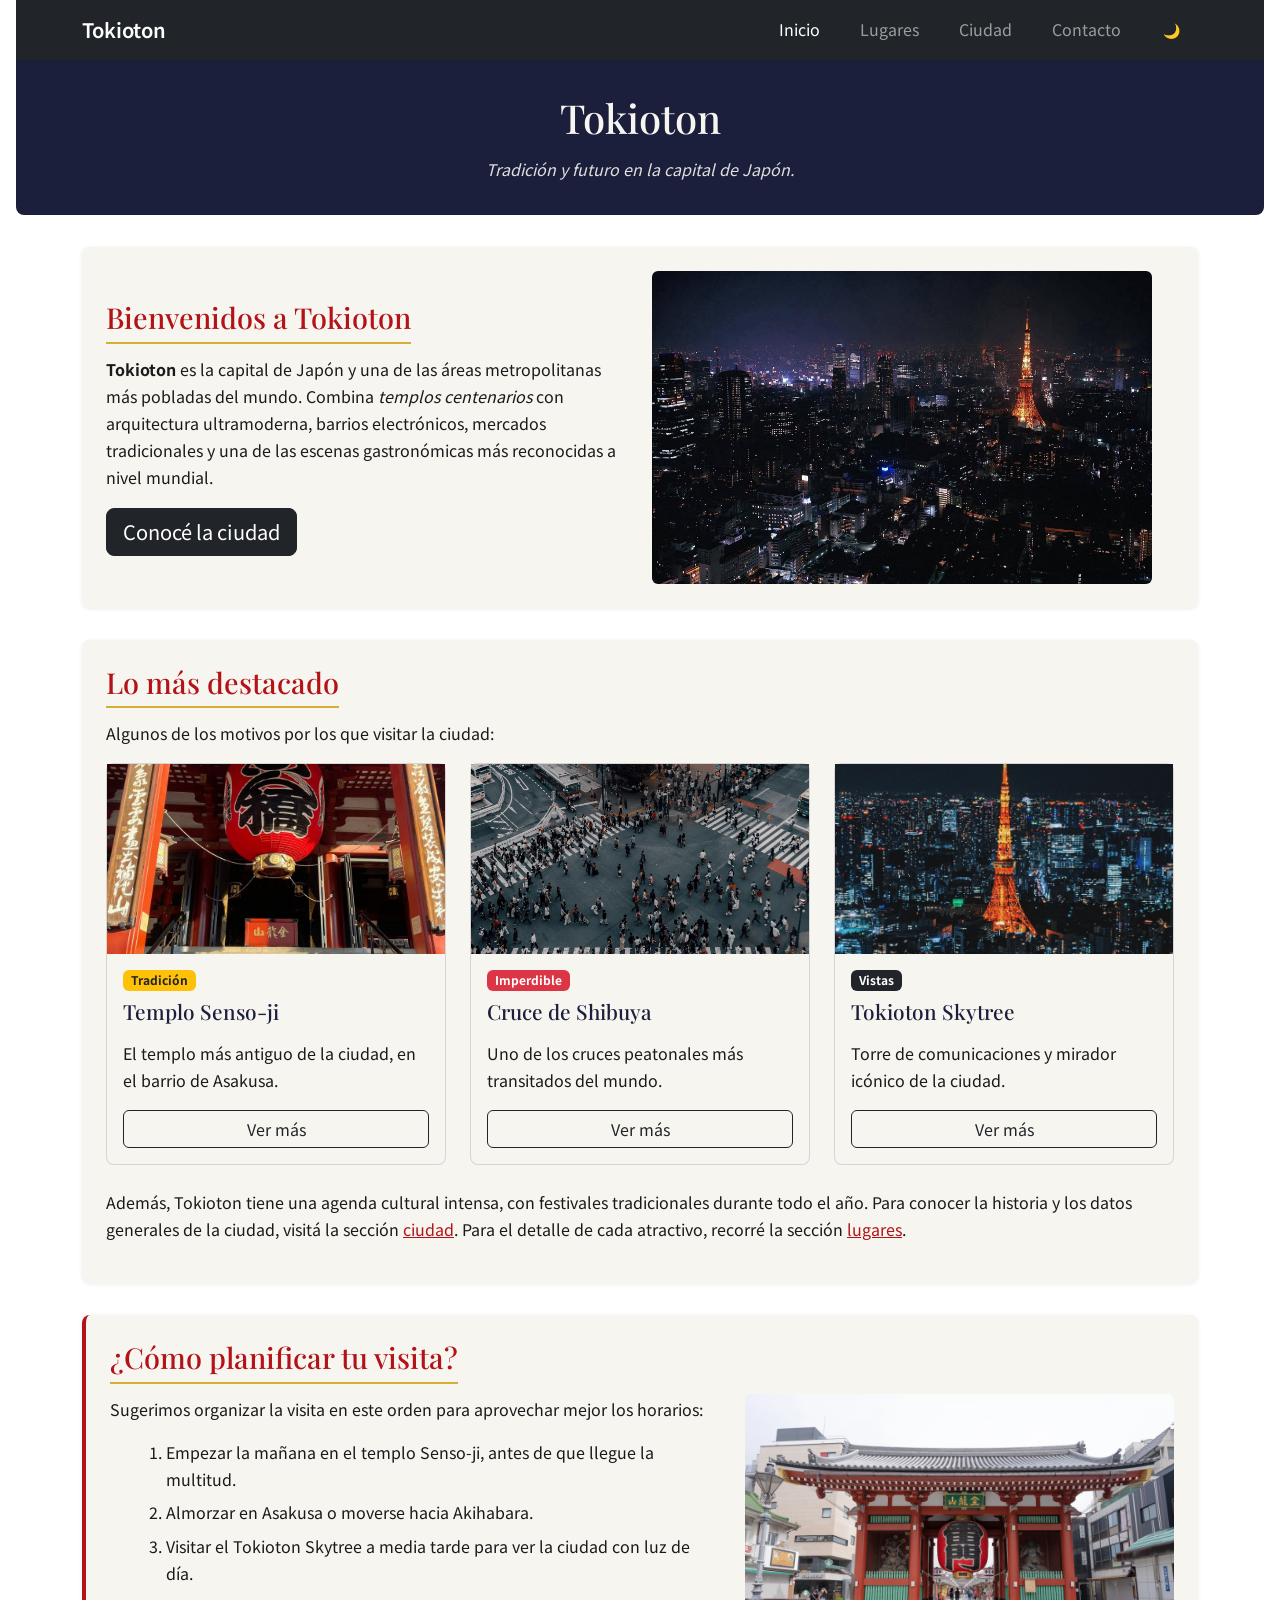
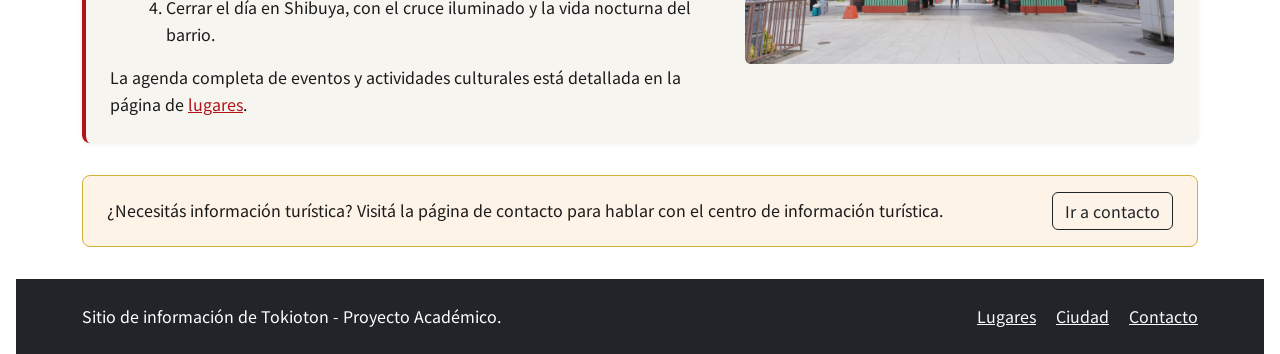
<file: Trabajo-Practico/HTML/index.html>
<!DOCTYPE html>
<html lang="es">
<head>
    <meta charset="UTF-8">
    <meta name="viewport" content="width=device-width, initial-scale=1.0">
    <title>Tokioton - Inicio</title>

    <link href="https://cdn.jsdelivr.net/npm/bootstrap@5.3.3/dist/css/bootstrap.min.css" rel="stylesheet">

    <link rel="preconnect" href="https://fonts.googleapis.com">
    <link rel="preconnect" href="https://fonts.gstatic.com" crossorigin>
    <link href="https://fonts.googleapis.com/css2?family=Noto+Sans+JP:wght@400;600&family=Playfair+Display:wght@700&display=swap" rel="stylesheet">
    <link rel="stylesheet" href="../CSS/estilos.css">
</head>

<body>

<nav class="navbar navbar-expand-lg navbar-dark bg-dark sticky-top" aria-label="Navegación principal">
    <div class="container">
        <a class="navbar-brand" href="index.html">Tokioton</a>
        <button id="btn-modo" class="btn btn-outline-light btn-sm ms-auto me-2 ms-lg-3 me-lg-0 order-lg-last" type="button" aria-label="Activar modo oscuro" title="Activar modo oscuro">🌙</button>        <button class="navbar-toggler" type="button" data-bs-toggle="collapse" data-bs-target="#menuPrincipal"
                aria-controls="menuPrincipal" aria-expanded="false" aria-label="Mostrar u ocultar el menú">
            <span class="navbar-toggler-icon"></span>
        </button>
        <div class="collapse navbar-collapse" id="menuPrincipal">
            <ul class="navbar-nav ms-auto mt-0">
                <li class="nav-item"><a class="nav-link active" aria-current="page" href="index.html">Inicio</a></li>
                <li class="nav-item"><a class="nav-link" href="lugares.html">Lugares</a></li>
                <li class="nav-item"><a class="nav-link" href="ciudad.html">Ciudad</a></li>
                <li class="nav-item"><a class="nav-link" href="contacto.html">Contacto</a></li>
            </ul>
        </div>
    </div>
</nav>

<header class="text-center">
    <h1>Tokioton</h1>
    <p class="mb-0">Tradición y futuro en la capital de Japón.</p>
</header>

<main class="container">

    <section>
        <div class="row align-items-center g-4">
            <div class="col-12 col-lg-6">
                <h2>Bienvenidos a Tokioton</h2>
                <p>
                    <strong>Tokioton</strong> es la capital de Japón y una de las áreas metropolitanas más pobladas del mundo.
                    Combina <em>templos centenarios</em> con arquitectura ultramoderna, barrios electrónicos, mercados
                    tradicionales y una de las escenas gastronómicas más reconocidas a nivel mundial.
                </p>
                <a href="ciudad.html" class="btn btn-dark btn-lg">Conocé la ciudad</a>
            </div>
            <div class="col-12 col-lg-6">
                <img class="img-fluid rounded m-0" src="../IMG/tokyo-tower-at-night-54wp04wdp57r7btb.jpg"
                     alt="Torre de Tokioton iluminada de noche" width="500" height="250">
            </div>
        </div>
    </section>

    <section>
        <h2>Lo más destacado</h2>
        <p>Algunos de los motivos por los que visitar la ciudad:</p>

        <div class="row g-4">
            <div class="col-12 col-md-6 col-lg-4">
                <div class="card h-100">
                    <div class="ratio ratio-16x9">
                        <img class="card-img-top m-0 rounded-0 object-fit-cover" src="../IMG/sensoji.jpg" alt="Templo Senso-ji">
                    </div>
                    <div class="card-body d-flex flex-column">
                        <span class="badge bg-warning text-dark align-self-start">Tradición</span>
                        <h3 class="card-title h5 mt-2">Templo Senso-ji</h3>
                        <p class="card-text">El templo más antiguo de la ciudad, en el barrio de Asakusa.</p>
                        <a href="lugares.html#templosenso-ji" class="btn btn-outline-dark btn-animado mt-auto">Ver más</a>
                    </div>
                </div>
            </div>

            <div class="col-12 col-md-6 col-lg-4">
                <div class="card h-100">
                    <div class="ratio ratio-16x9">
                        <img class="card-img-top m-0 rounded-0 object-fit-cover" src="../IMG/cruce_de_shibuya.png" alt="Cruce de Shibuya">
                    </div>
                    <div class="card-body d-flex flex-column">
                        <span class="badge bg-danger align-self-start">Imperdible</span>
                        <h3 class="card-title h5 mt-2">Cruce de Shibuya</h3>
                        <p class="card-text">Uno de los cruces peatonales más transitados del mundo.</p>
                        <a href="ciudad.html#barrios" class="btn btn-outline-dark btn-animado mt-auto">Ver más</a>
                    </div>
                </div>
            </div>

            <div class="col-12 col-md-6 col-lg-4">
                <div class="card h-100">
                    <div class="ratio ratio-16x9">
                        <img class="card-img-top m-0 rounded-0 object-fit-cover" src="../IMG/torre_tokio.avif" alt="Torre de Tokioton">
                    </div>
                    <div class="card-body d-flex flex-column">
                        <span class="badge bg-dark align-self-start">Vistas</span>
                        <h3 class="card-title h5 mt-2">Tokioton Skytree</h3>
                        <p class="card-text">Torre de comunicaciones y mirador icónico de la ciudad.</p>
                        <a href="lugares.html#torretokio" class="btn btn-outline-dark btn-animado mt-auto">Ver más</a>
                    </div>
                </div>
            </div>
        </div>

        <p class="mt-4">
            Además, Tokioton tiene una agenda cultural intensa, con festivales tradicionales durante todo el año.
            Para conocer la historia y los datos generales de la ciudad, visitá la sección <a href="ciudad.html">ciudad</a>.
            Para el detalle de cada atractivo, recorré la sección <a href="lugares.html">lugares</a>.
        </p>
    </section>

    <section id="eventos">
        <div class="row align-items-center g-4">
            <div class="col-12 col-md-7">
                <h2>¿Cómo planificar tu visita?</h2>
                <p>Sugerimos organizar la visita en este orden para aprovechar mejor los horarios:</p>
                <ol>
                    <li>Empezar la mañana en el templo Senso-ji, antes de que llegue la multitud.</li>
                    <li>Almorzar en Asakusa o moverse hacia Akihabara.</li>
                    <li>Visitar el Tokioton Skytree a media tarde para ver la ciudad con luz de día.</li>
                    <li>Cerrar el día en Shibuya, con el cruce iluminado y la vida nocturna del barrio.</li>
                </ol>
                <p class="mb-0">
                    La agenda completa de eventos y actividades culturales está detallada en la página de
                    <a href="lugares.html">lugares</a>.
                </p>
            </div>
            <div class="col-12 col-md-5">
                <img class="img-fluid rounded m-0" src="../IMG/Tokyo_s_id19_18.webp"
                     alt="Entrada al Senso-ji" width="500" height="300">
            </div>
        </div>
    </section>

    <aside class="d-flex flex-column flex-md-row align-items-md-center justify-content-between gap-3">
        <p class="mb-0">
            ¿Necesitás información turística? Visitá la página de contacto para hablar con el centro de información turística.
        </p>
        <a href="contacto.html" class="btn btn-outline-dark btn-animado flex-shrink-0">Ir a contacto</a>
    </aside>
</main>

<footer class="bg-dark text-white py-4">
    <div class="container">
        <div class="row align-items-center g-2">
            <div class="col-12 col-md-6 text-md-start">
                <p class="mb-0">Sitio de información de Tokioton - Proyecto Académico.</p>
            </div>
            <div class="col-12 col-md-6 text-md-end">
                <a class="link-light me-3" href="lugares.html">Lugares</a>
                <a class="link-light me-3" href="ciudad.html">Ciudad</a>
                <a class="link-light" href="contacto.html">Contacto</a>
            </div>
        </div>
    </div>
</footer>

<script src="https://cdn.jsdelivr.net/npm/bootstrap@5.3.3/dist/js/bootstrap.bundle.min.js"></script>

<script src="../JS/main.js"></script>

</body>
</html>
</file>
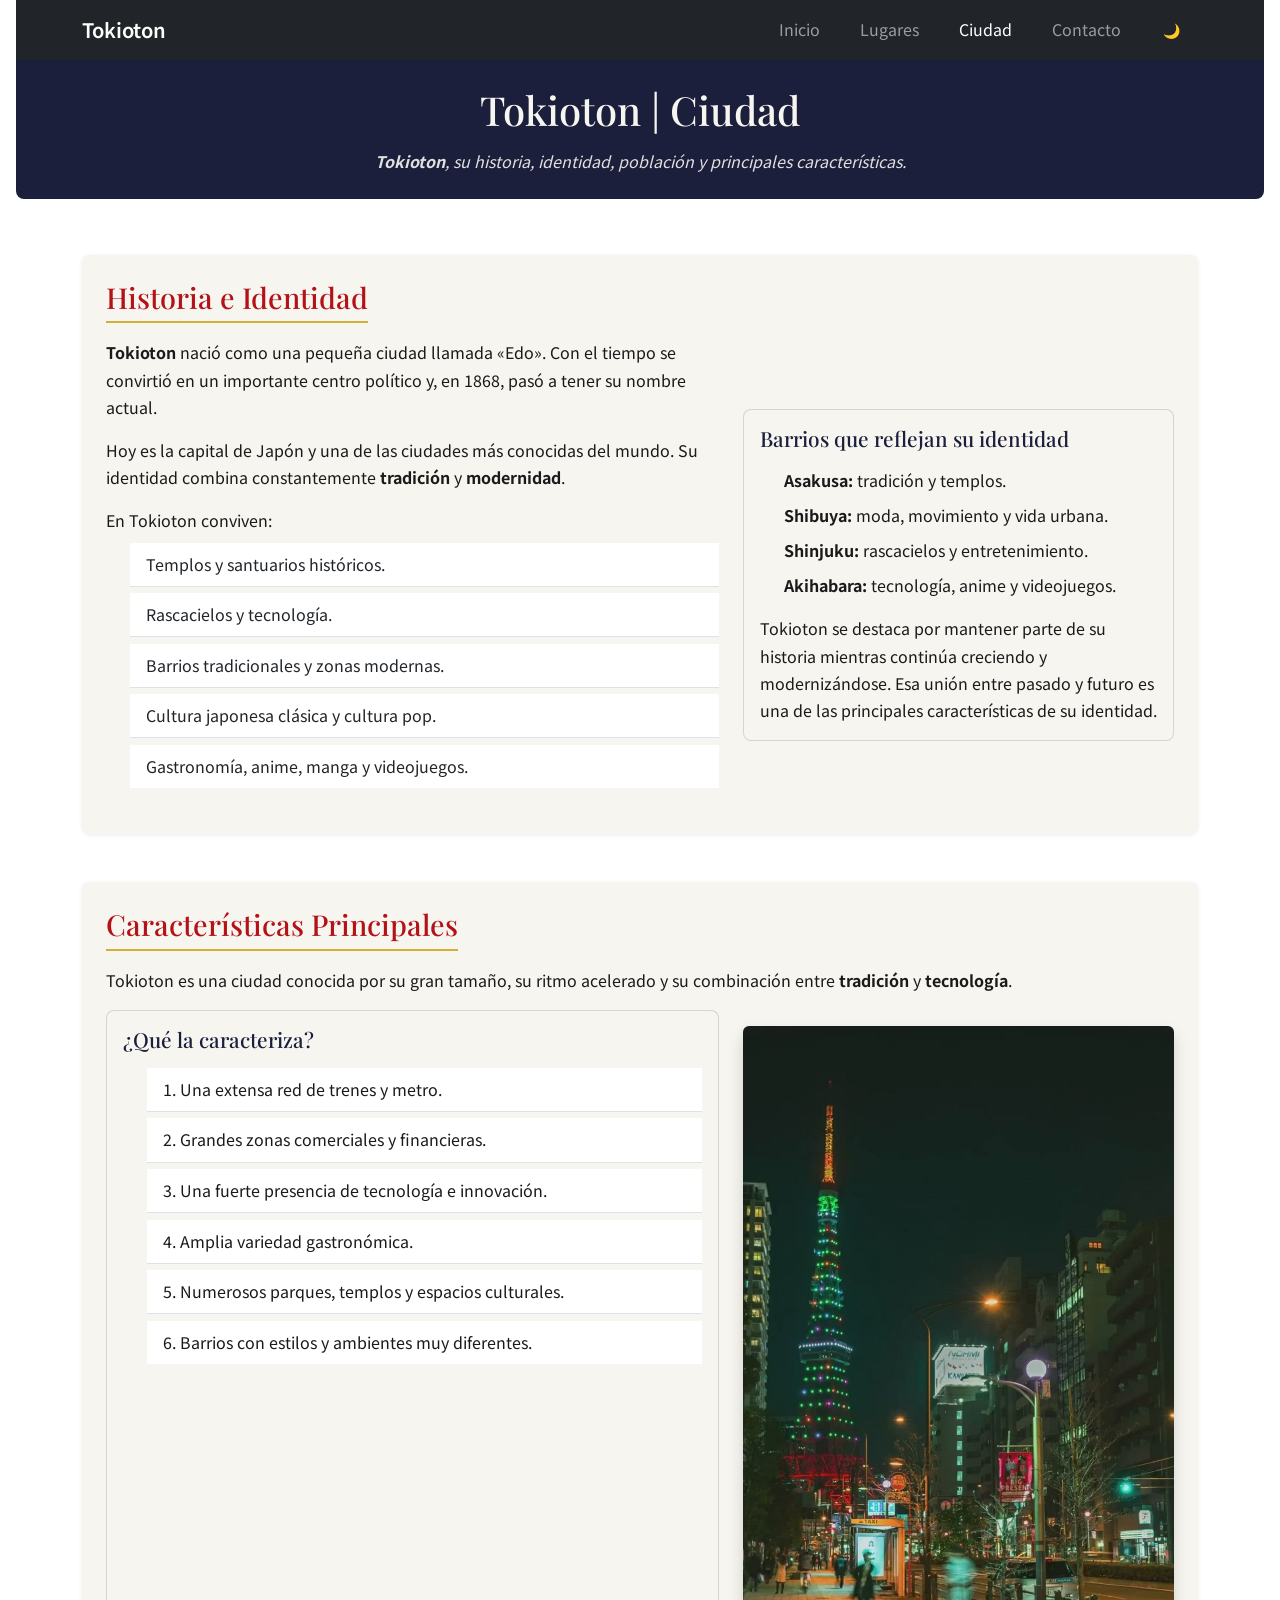
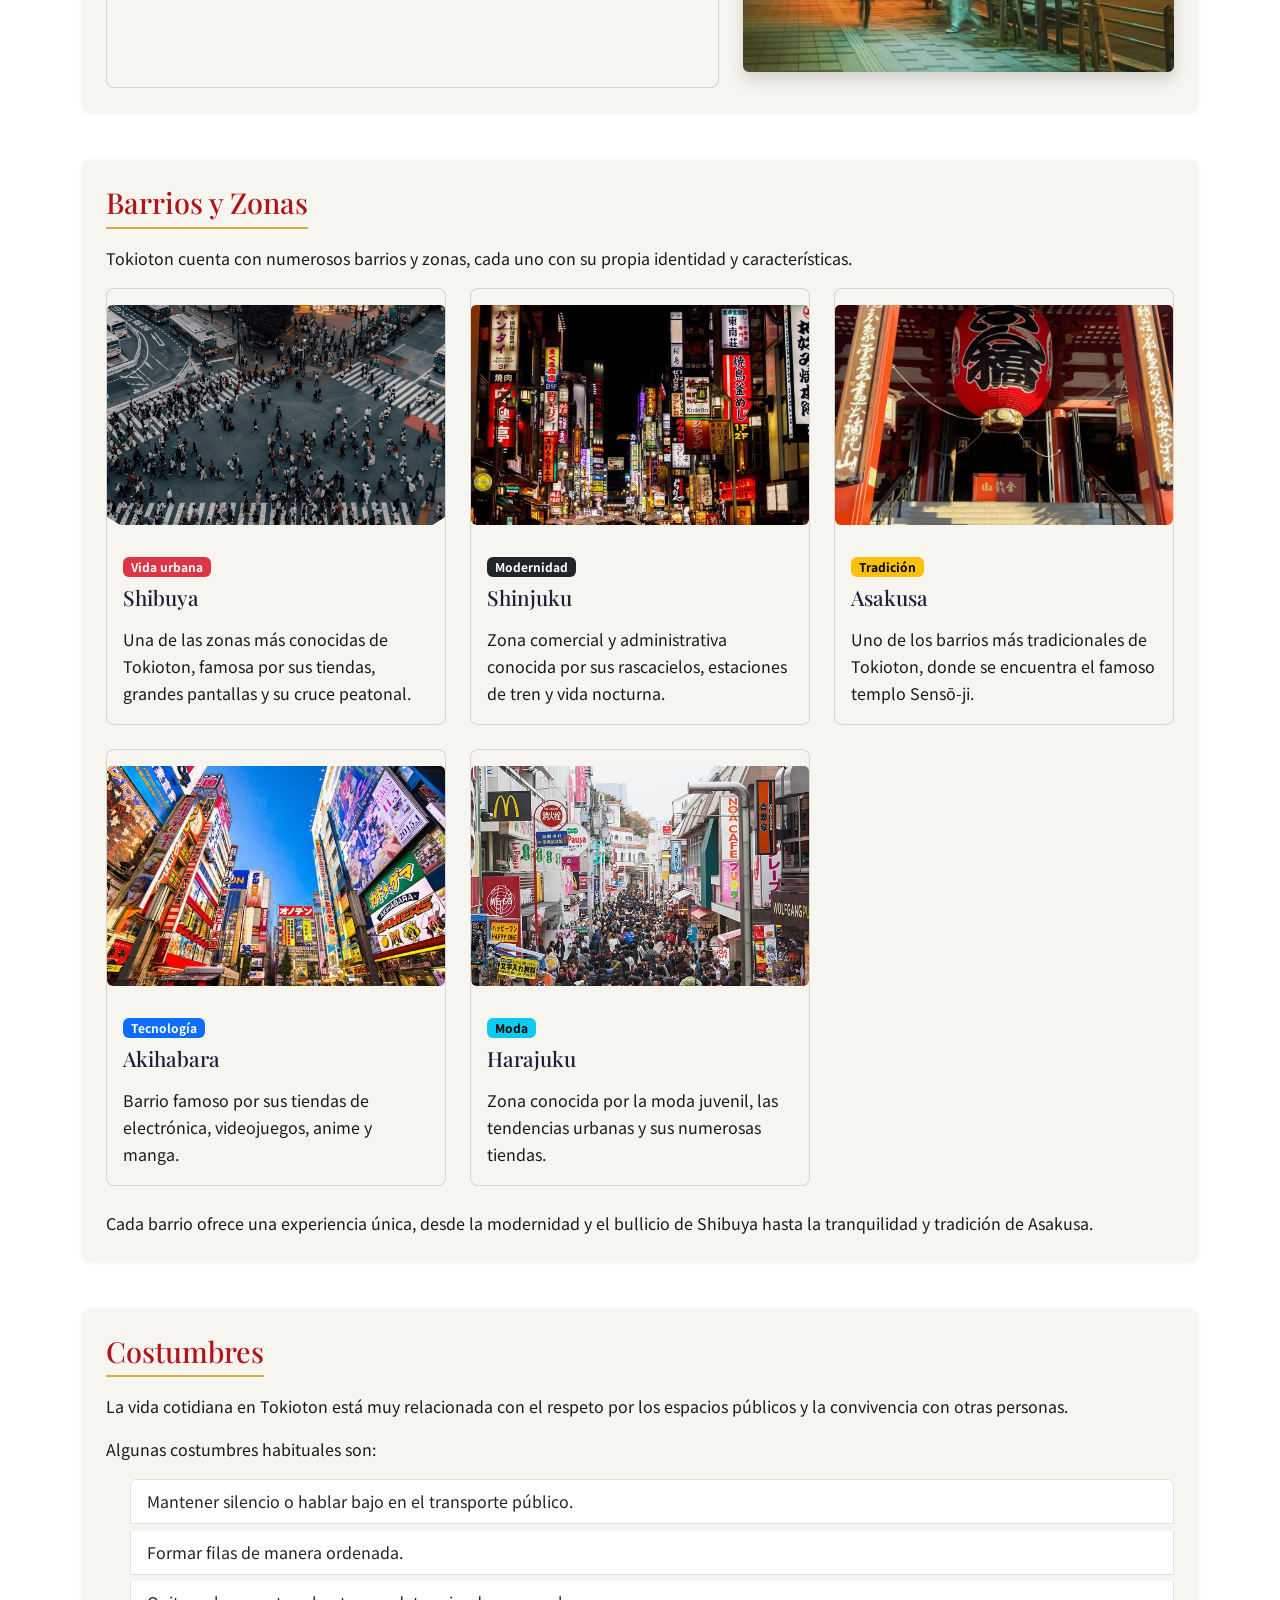
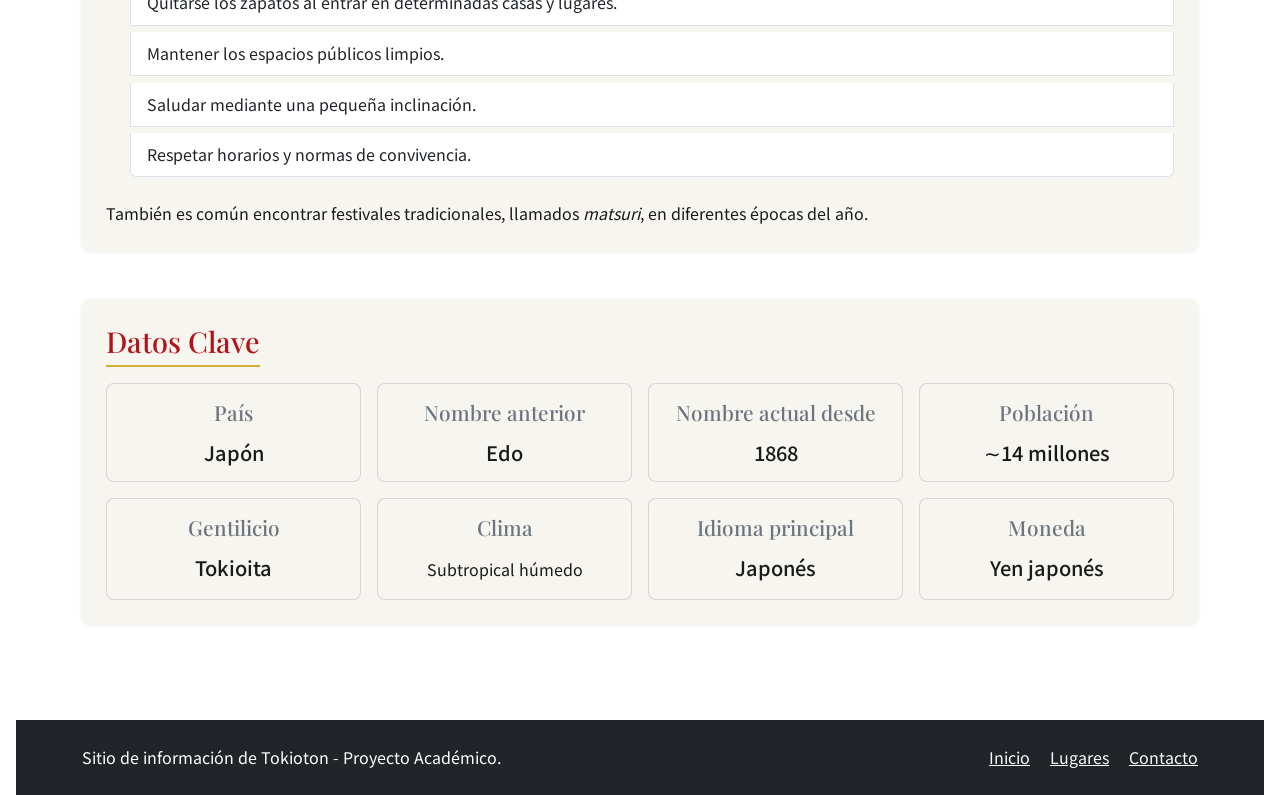
<file: Trabajo-Practico/HTML/ciudad.html>
<!DOCTYPE html>
<html lang="es">
<head>
    <meta charset="UTF-8">
    <meta name="viewport" content="width=device-width, initial-scale=1.0">
    <title>Tokioton - Ciudad</title>

    <link href="https://cdn.jsdelivr.net/npm/bootstrap@5.3.3/dist/css/bootstrap.min.css" rel="stylesheet">

    <link rel="preconnect" href="https://fonts.googleapis.com">
    <link rel="preconnect" href="https://fonts.gstatic.com" crossorigin>
    <link href="https://fonts.googleapis.com/css2?family=Noto+Sans+JP:wght@400;600&family=Playfair+Display:wght@700&display=swap" rel="stylesheet">
    <link rel="stylesheet" href="../CSS/estilos.css">
</head>

<body>
    <nav class="navbar navbar-expand-lg navbar-dark bg-dark sticky-top" aria-label="Navegación principal">
        <div class="container">
            <a class="navbar-brand" href="index.html">Tokioton</a>
            <button id="btn-modo" class="btn btn-outline-light btn-sm ms-auto me-2 ms-lg-3 me-lg-0 order-lg-last" type="button" aria-label="Activar modo oscuro" title="Activar modo oscuro">🌙</button>        <button class="navbar-toggler" type="button" data-bs-toggle="collapse" data-bs-target="#menuPrincipal"
                    aria-controls="menuPrincipal" aria-expanded="false" aria-label="Mostrar u ocultar el menú">
                <span class="navbar-toggler-icon"></span>
            </button>
            
            <div class="collapse navbar-collapse" id="menuPrincipal">
                <ul class="navbar-nav ms-auto mt-0">
                    <li class="nav-item"><a class="nav-link" href="index.html">Inicio</a></li>
                    <li class="nav-item"><a class="nav-link" href="lugares.html">Lugares</a></li>
                    <li class="nav-item"><a class="nav-link active" aria-current="page" href="ciudad.html">Ciudad</a></li>
                    <li class="nav-item"><a class="nav-link" href="contacto.html">Contacto</a></li>
                </ul>
            </div>
        </div>
    </nav>

    <header class="text-center py-4">
        <div class="container">
            <h1>Tokioton | Ciudad</h1>
            <p class="mb-0"><strong>Tokioton</strong>, su historia, identidad, población y principales características.</p>
        </div>
    </header>

    <main class="container py-4">
        <section id="historia" class="mb-5">
            <h2 class="mb-3">Historia e Identidad</h2>
            <div class="row align-items-center g-4">
                <div class="col-12 col-lg-7">
                    <p><strong>Tokioton</strong> nació como una pequeña ciudad llamada «Edo». Con el tiempo se convirtió en un importante centro político y, en 1868, pasó a tener su nombre actual.</p>
                    <p>Hoy es la capital de Japón y una de las ciudades más conocidas del mundo. Su identidad combina constantemente <strong>tradición</strong> y <strong>modernidad</strong>.</p>
                    <p class="mb-2">En Tokioton conviven:</p>
                    <ul class="list-group list-group-flush mb-3">
                        <li class="list-group-item">Templos y santuarios históricos.</li>
                        <li class="list-group-item">Rascacielos y tecnología.</li>
                        <li class="list-group-item">Barrios tradicionales y zonas modernas.</li>
                        <li class="list-group-item">Cultura japonesa clásica y cultura pop.</li>
                        <li class="list-group-item">Gastronomía, anime, manga y videojuegos.</li>
                    </ul>
                </div>
                <div class="col-12 col-lg-5">
                    <div class="card h-100">
                        <div class="card-body">
                            <h3 class="h5 card-title">Barrios que reflejan su identidad</h3>
                            <ul class="list-unstyled mb-3">
                                <li class="mb-2"><strong>Asakusa:</strong> tradición y templos.</li>
                                <li class="mb-2"><strong>Shibuya:</strong> moda, movimiento y vida urbana.</li>
                                <li class="mb-2"><strong>Shinjuku:</strong> rascacielos y entretenimiento.</li>
                                <li><strong>Akihabara:</strong> tecnología, anime y videojuegos.</li>
                            </ul>
                            <p class="card-text mb-0">Tokioton se destaca por mantener parte de su historia mientras continúa creciendo y modernizándose. Esa unión entre pasado y futuro es una de las principales características de su identidad.</p>
                        </div>
                    </div>
                </div>
            </div>
        </section>

        <section id="caracteristicas" class="mb-5">
            <h2 class="mb-3">Características Principales</h2>
            <p>Tokioton es una ciudad conocida por su gran tamaño, su ritmo acelerado y su combinación entre <strong>tradición</strong> y <strong>tecnología</strong>.</p>

            <div class="row align-items-top g-4">
                <div class="col-12 col-lg-7">
                    <div class="card h-100">
                        <div class="card-body">
                            <h3 class="h5 card-title">¿Qué la caracteriza?</h3>
                            <ol class="list-group list-group-numbered list-group-flush">
                                <li class="list-group-item">Una extensa red de trenes y metro.</li>
                                <li class="list-group-item">Grandes zonas comerciales y financieras.</li>
                                <li class="list-group-item">Una fuerte presencia de tecnología e innovación.</li>
                                <li class="list-group-item">Amplia variedad gastronómica.</li>
                                <li class="list-group-item">Numerosos parques, templos y espacios culturales.</li>
                                <li class="list-group-item">Barrios con estilos y ambientes muy diferentes.</li>
                            </ol>
                        </div>
                    </div>
                </div>
                <div class="col-12 col-lg-5">
                    <img src="../IMG/tokyo_caracteristicas.jpg"
                         alt="Calles de Tokioton durante la noche"
                         class="img-fluid w-80 rounded shadow"
                         loading="lazy">
                </div>
            </div>
        </section>

        <section id="barrios" class="mb-5">
            <h2 class="mb-3">Barrios y Zonas</h2>
            <p>Tokioton cuenta con numerosos barrios y zonas, cada uno con su propia identidad y características.</p>

            <div class="row g-4">
                <div class="col-12 col-md-6 col-lg-4">
                    <article class="card h-100">
                        <img src="../IMG/cruce_de_shibuya.png" class="card-img-top object-fit-cover" style="height: 220px;" alt="Cruce de Shibuya" loading="lazy">
                        <div class="card-body d-flex flex-column">
                            <span class="badge text-bg-danger align-self-start mb-2">Vida urbana</span>
                            <h3 class="h5 card-title">Shibuya</h3>
                            <p class="card-text">Una de las zonas más conocidas de Tokioton, famosa por sus tiendas, grandes pantallas y su cruce peatonal.</p>
                        </div>
                    </article>
                </div>

                <div class="col-12 col-md-6 col-lg-4">
                    <article class="card h-100">
                        <img src="../IMG/shinjuku.jpg" class="card-img-top object-fit-cover" style="height: 220px;" alt="Barrio de Shinjuku" loading="lazy">
                        <div class="card-body d-flex flex-column">
                            <span class="badge text-bg-dark align-self-start mb-2">Modernidad</span>
                            <h3 class="h5 card-title">Shinjuku</h3>
                            <p class="card-text">Zona comercial y administrativa conocida por sus rascacielos, estaciones de tren y vida nocturna.</p>
                        </div>
                    </article>
                </div>

                <div class="col-12 col-md-6 col-lg-4">
                    <article class="card h-100">
                        <img src="../IMG/sensoji.jpg" class="card-img-top object-fit-cover" style="height: 220px;" alt="Templo Sensō-ji en Asakusa" loading="lazy">
                        <div class="card-body d-flex flex-column">
                            <span class="badge text-bg-warning align-self-start mb-2">Tradición</span>
                            <h3 class="h5 card-title">Asakusa</h3>
                            <p class="card-text">Uno de los barrios más tradicionales de Tokioton, donde se encuentra el famoso templo Sensō-ji.</p>
                        </div>
                    </article>
                </div>

                <div class="col-12 col-md-6 col-lg-4">
                    <article class="card h-100">
                        <img src="../IMG/Akihabara.jpg" class="card-img-top object-fit-cover" style="height: 220px;" alt="Barrio de Akihabara" loading="lazy">
                        <div class="card-body d-flex flex-column">
                            <span class="badge text-bg-primary align-self-start mb-2">Tecnología</span>
                            <h3 class="h5 card-title">Akihabara</h3>
                            <p class="card-text">Barrio famoso por sus tiendas de electrónica, videojuegos, anime y manga.</p>
                        </div>
                    </article>
                </div>

                <div class="col-12 col-md-6 col-lg-4">
                    <article class="card h-100">
                        <img src="../IMG/harajuku.jpg" class="card-img-top object-fit-cover" style="height: 220px;" alt="Barrio de Harajuku" loading="lazy">
                        <div class="card-body d-flex flex-column">
                            <span class="badge text-bg-info align-self-start mb-2">Moda</span>
                            <h3 class="h5 card-title">Harajuku</h3>
                            <p class="card-text">Zona conocida por la moda juvenil, las tendencias urbanas y sus numerosas tiendas.</p>
                        </div>
                    </article>
                </div>
            </div>

            <p class="mt-4 mb-0">Cada barrio ofrece una experiencia única, desde la modernidad y el bullicio de Shibuya hasta la tranquilidad y tradición de Asakusa.</p>
        </section>

        <section id="costumbres" class="mb-5">
            <h2 class="mb-3">Costumbres</h2>
            <p>La vida cotidiana en Tokioton está muy relacionada con el respeto por los espacios públicos y la convivencia con otras personas.</p>
            <p>Algunas costumbres habituales son:</p>

            <ul class="list-group mb-3">
                <li class="list-group-item">Mantener silencio o hablar bajo en el transporte público.</li>
                <li class="list-group-item">Formar filas de manera ordenada.</li>
                <li class="list-group-item">Quitarse los zapatos al entrar en determinadas casas y lugares.</li>
                <li class="list-group-item">Mantener los espacios públicos limpios.</li>
                <li class="list-group-item">Saludar mediante una pequeña inclinación.</li>
                <li class="list-group-item">Respetar horarios y normas de convivencia.</li>
            </ul>

            <p class="mb-0">También es común encontrar festivales tradicionales, llamados <em>matsuri</em>, en diferentes épocas del año.</p>
        </section>

        <section id="datos" class="mb-5">
            <h2 class="mb-3">Datos Clave</h2>
            <div class="row g-3">
                <div class="col-6 col-md-4 col-lg-3">
                    <div class="card h-100 text-center">
                        <div class="card-body">
                            <h3 class="h6 text-secondary">País</h3>
                            <p class="h5 card-title mb-0">Japón</p>
                        </div>
                    </div>
                </div>
                <div class="col-6 col-md-4 col-lg-3">
                    <div class="card h-100 text-center">
                        <div class="card-body">
                            <h3 class="h6 text-secondary">Nombre anterior</h3>
                            <p class="h5 card-title mb-0">Edo</p>
                        </div>
                    </div>
                </div>
                <div class="col-6 col-md-4 col-lg-3">
                    <div class="card h-100 text-center">
                        <div class="card-body">
                            <h3 class="h6 text-secondary">Nombre actual desde</h3>
                            <p class="h5 card-title mb-0">1868</p>
                        </div>
                    </div>
                </div>
                <div class="col-6 col-md-4 col-lg-3">
                    <div class="card h-100 text-center">
                        <div class="card-body">
                            <h3 class="h6 text-secondary">Población</h3>
                            <p class="h5 card-title mb-0"> ∼14 millones</p>
                        </div>
                    </div>
                </div>
                <div class="col-6 col-md-4 col-lg-3">
                    <div class="card h-100 text-center">
                        <div class="card-body">
                            <h3 class="h6 text-secondary">Gentilicio</h3>
                            <p class="h5 card-title mb-0">Tokioita</p>
                        </div>
                    </div>
                </div>
                <div class="col-6 col-md-4 col-lg-3">
                    <div class="card h-100 text-center">
                        <div class="card-body">
                            <h3 class="h6 text-secondary">Clima</h3>
                            <p class="card-text mb-0">Subtropical húmedo</p>
                        </div>
                    </div>
                </div>
                <div class="col-6 col-md-4 col-lg-3">
                    <div class="card h-100 text-center">
                        <div class="card-body">
                            <h3 class="h6 text-secondary">Idioma principal</h3>
                            <p class="h5 card-title mb-0">Japonés</p>
                        </div>
                    </div>
                </div>
                <div class="col-6 col-md-4 col-lg-3">
                    <div class="card h-100 text-center">
                        <div class="card-body">
                            <h3 class="h6 text-secondary">Moneda</h3>
                            <p class="h5 card-title mb-0">Yen japonés</p>
                        </div>
                    </div>
                </div>
            </div>
        </section>
    </main>

    <footer class="bg-dark text-white py-4">
        <div class="container">
            <div class="row align-items-center g-2">
                <div class="col-12 col-md-6 text-md-start">
                    <p class="mb-0">Sitio de información de Tokioton - Proyecto Académico.</p>
                </div>
                <div class="col-12 col-md-6 text-md-end">
                    <a class="link-light me-3" href="index.html" aria-current="page">Inicio</a>
                    <a class="link-light me-3" href="lugares.html">Lugares</a>
                    <a class="link-light" href="contacto.html">Contacto</a>
                </div>
            </div>
        </div>
    </footer>

    <script src="https://cdn.jsdelivr.net/npm/bootstrap@5.3.3/dist/js/bootstrap.bundle.min.js"></script>

    <script src="../JS/main.js"></script>
</body>
</html>
</file>
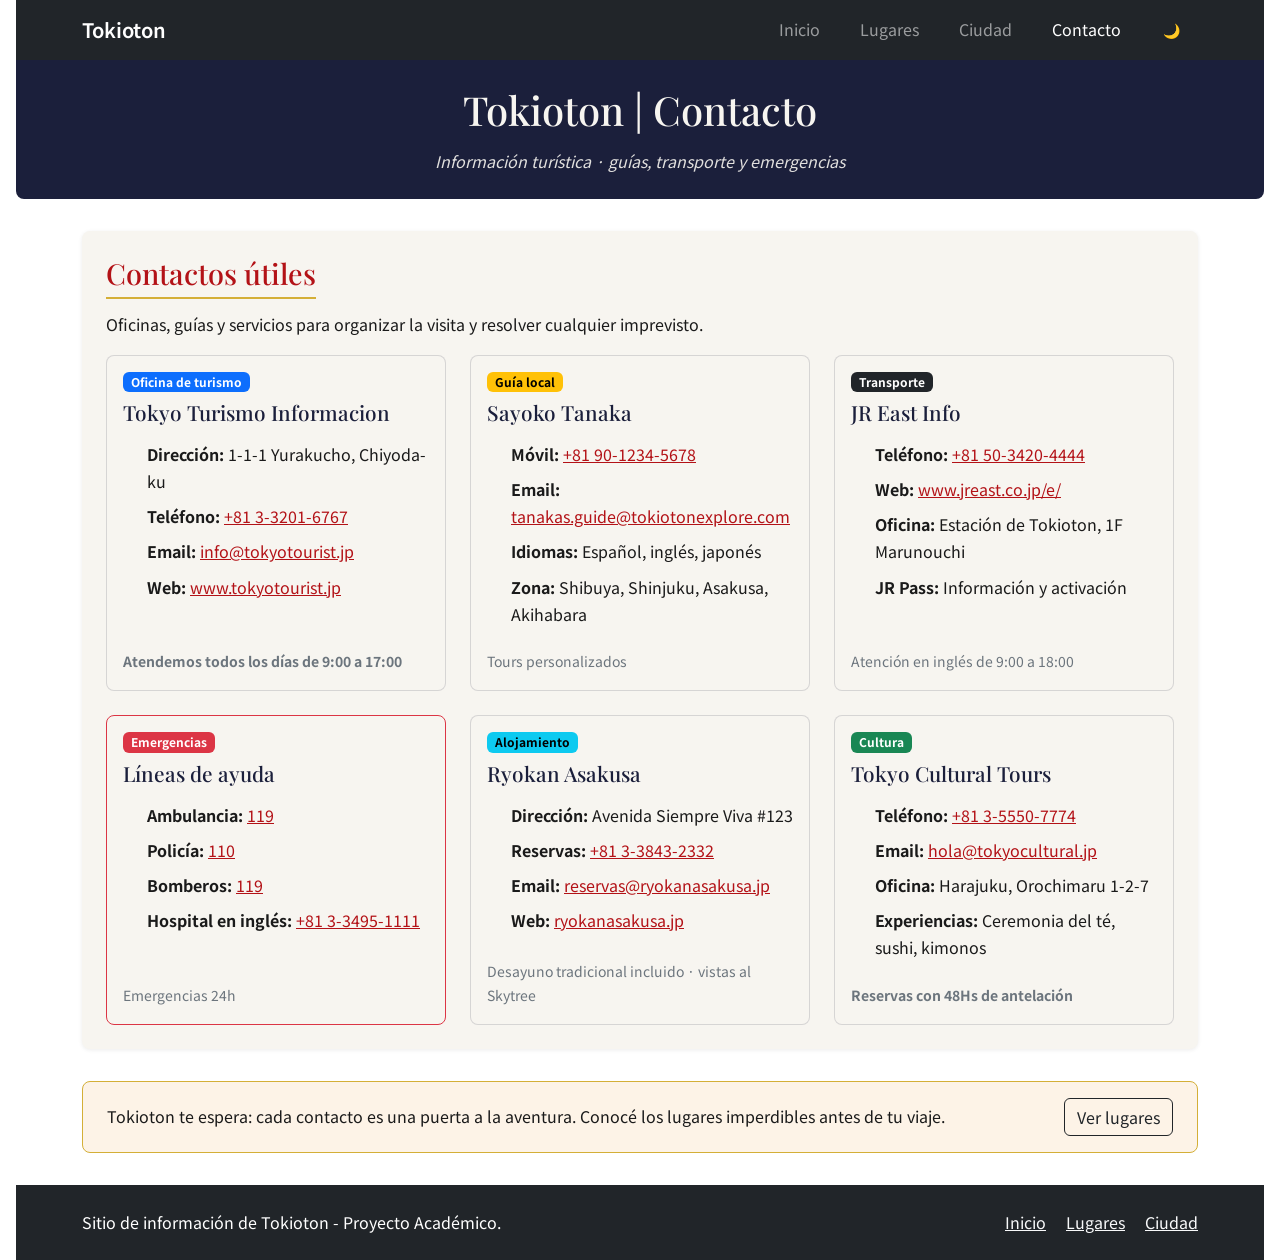
<file: Trabajo-Practico/HTML/contacto.html>
<!DOCTYPE html>
<html lang="es">
<head>
    <meta charset="UTF-8">
    <meta name="viewport" content="width=device-width, initial-scale=1.0">
    <title>Tokioton - Contacto</title>

    <link href="https://cdn.jsdelivr.net/npm/bootstrap@5.3.3/dist/css/bootstrap.min.css" rel="stylesheet">

    <link rel="preconnect" href="https://fonts.googleapis.com">
    <link rel="preconnect" href="https://fonts.gstatic.com" crossorigin>
    <link href="https://fonts.googleapis.com/css2?family=Noto+Sans+JP:wght@400;600&family=Playfair+Display:wght@700&display=swap" rel="stylesheet">
    <link rel="stylesheet" href="../CSS/estilos.css">
</head>

<body>

<nav class="navbar navbar-expand-lg navbar-dark bg-dark sticky-top" aria-label="Navegación principal">
    <div class="container">
        <a class="navbar-brand" href="index.html">Tokioton</a>
        <button id="btn-modo" class="btn btn-outline-light btn-sm ms-auto me-2 ms-lg-3 me-lg-0 order-lg-last" type="button" aria-label="Activar modo oscuro" title="Activar modo oscuro">🌙</button>
        <button class="navbar-toggler" type="button" data-bs-toggle="collapse" data-bs-target="#menuPrincipal"
                aria-controls="menuPrincipal" aria-expanded="false" aria-label="Mostrar u ocultar el menú">
            <span class="navbar-toggler-icon"></span>
        </button>
        <div class="collapse navbar-collapse" id="menuPrincipal">
            <ul class="navbar-nav ms-auto mt-0">
                <li class="nav-item"><a class="nav-link" href="index.html">Inicio</a></li>
                <li class="nav-item"><a class="nav-link" href="lugares.html">Lugares</a></li>
                <li class="nav-item"><a class="nav-link" href="ciudad.html">Ciudad</a></li>
                <li class="nav-item"><a class="nav-link active" aria-current="page" href="contacto.html">Contacto</a></li>
            </ul>
        </div>
    </div>
</nav>

<header class="text-center py-4">
    <div class="container">
        <h1>Tokioton | Contacto</h1>
        <p class="mb-0"><em>Información turística</em> · guías, transporte y emergencias</p>
    </div>
</header>

<main class="container">

    <section id="contactos">
        <h2>Contactos útiles</h2>
        <p>Oficinas, guías y servicios para organizar la visita y resolver cualquier imprevisto.</p>

        <div class="row g-4">
            <div class="col-12 col-md-6 col-lg-4">
                <article class="card h-100">
                    <div class="card-body d-flex flex-column">
                        <span class="badge text-bg-primary align-self-start mb-2">Oficina de turismo</span>
                        <h3 class="h5 card-title">Tokyo Turismo Informacion</h3>
                        <ul class="list-unstyled mb-3">
                            <li class="mb-2"><strong>Dirección:</strong> 1-1-1 Yurakucho, Chiyoda-ku</li>
                            <li class="mb-2"><strong>Teléfono:</strong> <a href="tel:+81332016767">+81 3-3201-6767</a></li>
                            <li class="mb-2"><strong>Email:</strong> <a href="mailto:info@tokyotourist.jp">info@tokyotourist.jp</a></li>
                            <li><strong>Web:</strong> <a href="ciudad.html">www.tokyotourist.jp</a></li>
                        </ul>
                        <p class="card-text small text-secondary mt-auto mb-0"><strong>Atendemos todos los días de 9:00 a 17:00</strong></p>
                    </div>
                </article>
            </div>

            <div class="col-12 col-md-6 col-lg-4">
                <article class="card h-100">
                    <div class="card-body d-flex flex-column">
                        <span class="badge text-bg-warning align-self-start mb-2">Guía local</span>
                        <h3 class="h5 card-title">Sayoko Tanaka</h3>
                        <ul class="list-unstyled mb-3">
                            <li class="mb-2"><strong>Móvil:</strong> <a href="tel:+819012345678">+81 90-1234-5678</a></li>
                            <li class="mb-2"><strong>Email:</strong> <a href="mailto:tanakas.guide@tokiotonexplore.com" class="text-break">tanakas.guide@tokiotonexplore.com</a></li>
                            <li class="mb-2"><strong>Idiomas:</strong> Español, inglés, japonés</li>
                            <li><strong>Zona:</strong> Shibuya, Shinjuku, Asakusa, Akihabara</li>
                        </ul>
                        <p class="card-text small text-secondary mt-auto mb-0">Tours personalizados</p>
                    </div>
                </article>
            </div>

            <div class="col-12 col-md-6 col-lg-4">
                <article class="card h-100">
                    <div class="card-body d-flex flex-column">
                        <span class="badge text-bg-dark align-self-start mb-2">Transporte</span>
                        <h3 class="h5 card-title">JR East Info</h3>
                        <ul class="list-unstyled mb-3">
                            <li class="mb-2"><strong>Teléfono:</strong> <a href="tel:+815034204444">+81 50-3420-4444</a></li>
                            <li class="mb-2"><strong>Web:</strong> <a href="https://www.jreast.co.jp/e/">www.jreast.co.jp/e/</a></li>
                            <li class="mb-2"><strong>Oficina:</strong> Estación de Tokioton, 1F Marunouchi</li>
                            <li><strong>JR Pass:</strong> Información y activación</li>
                        </ul>
                        <p class="card-text small text-secondary mt-auto mb-0">Atención en inglés de 9:00 a 18:00</p>
                    </div>
                </article>
            </div>

            <div class="col-12 col-md-6 col-lg-4">
                <article class="card h-100 border-danger">
                    <div class="card-body d-flex flex-column">
                        <span class="badge text-bg-danger align-self-start mb-2">Emergencias</span>
                        <h3 class="h5 card-title">Líneas de ayuda</h3>
                        <ul class="list-unstyled mb-3">
                            <li class="mb-2"><strong>Ambulancia:</strong> <a href="tel:119">119</a></li>
                            <li class="mb-2"><strong>Policía:</strong> <a href="tel:110">110</a></li>
                            <li class="mb-2"><strong>Bomberos:</strong> <a href="tel:119">119</a></li>
                            <li><strong>Hospital en inglés:</strong> <a href="tel:+81334951111">+81 3-3495-1111</a></li>
                        </ul>
                        <p class="card-text small text-secondary mt-auto mb-0">Emergencias 24h</p>
                    </div>
                </article>
            </div>

            <div class="col-12 col-md-6 col-lg-4">
                <article class="card h-100">
                    <div class="card-body d-flex flex-column">
                        <span class="badge text-bg-info align-self-start mb-2">Alojamiento</span>
                        <h3 class="h5 card-title">Ryokan Asakusa</h3>
                        <ul class="list-unstyled mb-3">
                            <li class="mb-2"><strong>Dirección:</strong> Avenida Siempre Viva #123</li>
                            <li class="mb-2"><strong>Reservas:</strong> <a href="tel:+81338432332">+81 3-3843-2332</a></li>
                            <li class="mb-2"><strong>Email:</strong> <a href="mailto:reservas@ryokanasakusa.jp" class="text-break">reservas@ryokanasakusa.jp</a></li>
                            <li><strong>Web:</strong> <a href="https://ryokanasakusa.jp" target="_blank" rel="noopener">ryokanasakusa.jp</a></li>
                        </ul>
                        <p class="card-text small text-secondary mt-auto mb-0">Desayuno tradicional incluido · vistas al Skytree</p>
                    </div>
                </article>
            </div>

            <div class="col-12 col-md-6 col-lg-4">
                <article class="card h-100">
                    <div class="card-body d-flex flex-column">
                        <span class="badge text-bg-success align-self-start mb-2">Cultura</span>
                        <h3 class="h5 card-title">Tokyo Cultural Tours</h3>
                        <ul class="list-unstyled mb-3">
                            <li class="mb-2"><strong>Teléfono:</strong> <a href="tel:+81355507774">+81 3-5550-7774</a></li>
                            <li class="mb-2"><strong>Email:</strong> <a href="mailto:hola@tokyocultural.jp">hola@tokyocultural.jp</a></li>
                            <li class="mb-2"><strong>Oficina:</strong> Harajuku, Orochimaru 1-2-7</li>
                            <li><strong>Experiencias:</strong> Ceremonia del té, sushi, kimonos</li>
                        </ul>
                        <p class="card-text small text-secondary mt-auto mb-0"><strong>Reservas con 48Hs de antelación</strong></p>
                    </div>
                </article>
            </div>
        </div>
    </section>

    <aside class="d-flex flex-column flex-md-row align-items-md-center justify-content-between gap-3">
        <p class="mb-0">
            Tokioton te espera: cada contacto es una puerta a la aventura. Conocé los lugares imperdibles antes de tu viaje.
        </p>
        <a href="lugares.html" class="btn btn-outline-dark btn-animado flex-shrink-0">Ver lugares</a>
    </aside>
</main>

<footer class="bg-dark text-white py-4">
    <div class="container">
        <div class="row align-items-center g-2">
            <div class="col-12 col-md-6 text-md-start">
                <p class="mb-0">Sitio de información de Tokioton - Proyecto Académico.</p>
            </div>
            <div class="col-12 col-md-6 text-md-end">
                <a class="link-light me-3" href="index.html">Inicio</a>
                <a class="link-light me-3" href="lugares.html">Lugares</a>
                <a class="link-light" href="ciudad.html">Ciudad</a>
            </div>
        </div>
    </div>
</footer>

<script src="https://cdn.jsdelivr.net/npm/bootstrap@5.3.3/dist/js/bootstrap.bundle.min.js"></script>

<script src="../JS/main.js"></script>

</body>
</html>
</file>
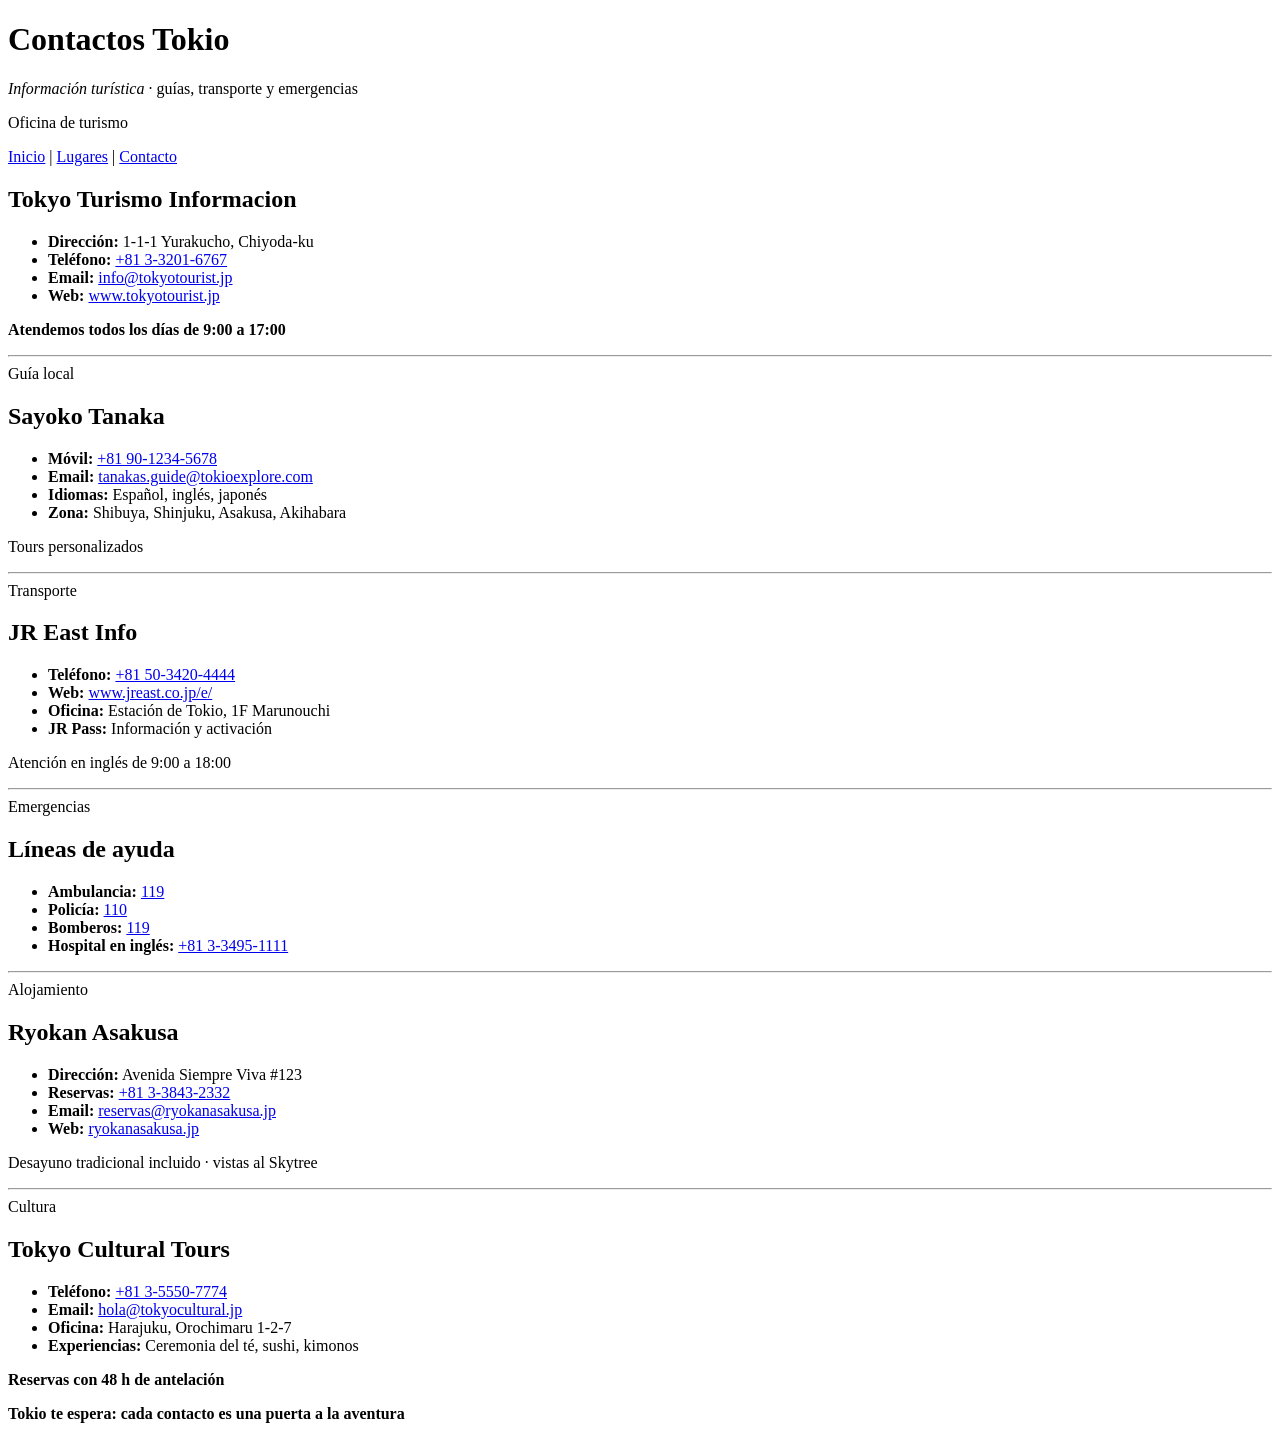
<file: Trabajo-Practico/HTML/contactos.html>
<!DOCTYPE html>
<html lang="es">
<head>
    <meta charset="UTF-8">
    <meta name="viewport" content="width=device-width, initial-scale=1.0">
    <title>Contactos Tokio · Turismo</title>
    
</head>
<body>

    <main class="tokyo-contactos">

        <header class="header">
            <h1><span class="title">Contactos Tokio</span></h1>
            <p class="subtitle">
                <em>Información turística</em> · guías, transporte y emergencias
            </p>
        </header>

        <section class="contacto-grid" aria-label="Lista de contactos turísticos en Tokio">

            <article class="contacto-presentacion Oficina">
                <span class="contacto-type">Oficina de turismo</span>
                <nav>
                <p><a href="index.html">Inicio</a> | <a href="lugares.html">Lugares</a> | <a href="contacto.html">Contacto</a></p>
                </nav>
                <h2>Tokyo Turismo Informacion</h2>
                <ul>
                     <li class="contacto-datos Oficina">
                        <strong>Dirección:</strong> 1-1-1 Yurakucho, Chiyoda-ku
                    </li>
                    <li class="contacto-datos Oficina">
                        <strong>Teléfono:</strong> <a href="https://www.youtube.com/watch?v=j5C6X9vOEkU">+81 3-3201-6767</a>
                    </li>
                    <li class="contacto-datos Oficina">
                        <strong>Email:</strong> <a href="https://www.youtube.com/watch?v=vEHo8mEdLlI">info@tokyotourist.jp</a>
                    </li>
                    <li class="contacto-datos Oficina">
                        <strong>Web:</strong> <a href="ciudad.html">www.tokyotourist.jp</a>
                    </li>
                </ul>
                    <p class="contacto-nota Oficina"><strong> Atendemos todos los días de 9:00 a 17:00 </strong></p>
            </article>
            <hr>
            <article class="contacto-presentacion guia">
                <span class="contacto-type">Guía local</span>
                <h2>Sayoko Tanaka</h2>
                <ul>
                    <li class="contacto-datos guia">
                        <strong>Móvil:</strong> <a href="https://www.youtube.com/watch?v=vUiruhZAJC0">+81 90-1234-5678</a>
                    </li>
                    <li class="contacto-datos guia">
                        <strong>Email:</strong> <a href="https://www.youtube.com/watch?v=IjnyY85-gp0">tanakas.guide@tokioexplore.com</a>
                    </li>
                    <li class="contacto-datos guia">
                        <strong>Idiomas:</strong> Español, inglés, japonés
                    </li>
                    <li class="contacto-datos guia">
                        <strong>Zona:</strong> Shibuya, Shinjuku, Asakusa, Akihabara
                    </li>
                </ul>    
                    <p class="contacto-nota guia">Tours personalizados</p>
            </article>
            <hr>
            <article class="contacto-presentacion transporte">
                <span class="contacto-type">Transporte</span>
                <h2>JR East Info</h2>
                <ul>
                    <li class="contacto-datos transporte">
                        <strong>Teléfono:</strong> <a href="#">+81 50-3420-4444</a>
                    </li>
                    <li class="contacto-datos transporte">
                        <strong>Web:</strong> <a href="#">www.jreast.co.jp/e/</a>
                    </li>
                    <li class="contacto-datos transporte">
                        <strong>Oficina:</strong> Estación de Tokio, 1F Marunouchi
                    </li>
                    <li class="contacto-datos transporte">
                        <strong>JR Pass:</strong> Información y activación
                    </li>
                </ul>    
                <p class="contacto-nota transporte">Atención en inglés de 9:00 a 18:00</p>
            </article>
            <hr>
            <article class="contacto-presentacion emergencias">
                <span class="contacto-type">Emergencias</span>
                <h2>Líneas de ayuda</h2>
                <ul>
                    <li class="contacto-datos emergencias">
                        <strong>Ambulancia:</strong> <a href="#">119</a>
                    </li>
                    <li class="contacto-datos emergencias">
                        <strong>Policía:</strong> <a href="#">110</a>
                    </li>
                    <li class="contacto-datos emergencias">
                        <strong>Bomberos:</strong> <a href="#">119</a>
                    </li>
                    <li class="contacto-datos emergencias">
                        <strong>Hospital en inglés:</strong> <a href="#">+81 3-3495-1111</a>
                    </li>
                </ul>
            </article>
            <hr>
            <article class="contacto-presentacion alojamiento">
                <span class="contacto-type">Alojamiento</span>
                <h2>Ryokan Asakusa</h2>
                <ul>
                    <li class="contacto-datos alojamiento">
                        <strong>Dirección:</strong> Avenida Siempre Viva #123
                    </li>
                    <li class="contacto-datos alojamiento">
                        <strong>Reservas:</strong> <a href="#">+81 3-3843-2332</a>
                    </li>
                    <li class="contacto-datos alojamiento">
                        <strong>Email:</strong> <a href="#">reservas@ryokanasakusa.jp</a>
                    </li>
                    <li class="contacto-datos alojamiento">
                        <strong>Web:</strong> <a href="#" target="_blank" rel="noopener">ryokanasakusa.jp</a>
                    </li>
                </ul>    
                <p class="contacto-nota alojamiento">Desayuno tradicional incluido · vistas al Skytree</p>
            </article>
            <hr>
            <article class="contacto-presentacion cultura">
                <span class="contacto-type">Cultura</span>
                <h2>Tokyo Cultural Tours</h2>
                <ul>    
                    <li class="contacto-datos cultura">
                        <strong>Teléfono:</strong> <a href="#">+81 3-5550-7774</a>
                    </li>
                    <li class="contacto-datos cultura">
                        <strong>Email:</strong> <a href="#">hola@tokyocultural.jp</a>
                    </li>
                    <li class="contacto-datos cultura">
                        <strong>Oficina:</strong> Harajuku, Orochimaru 1-2-7
                    </li>
                    <li class="contacto-datos cultura">
                        <strong>Experiencias:</strong> Ceremonia del té, sushi, kimonos
                    </li>
                </ul>
                <p class="contacto-nota cultura"><strong>Reservas con 48 h de antelación</strong></p>
            </article>

        </section>

        <footer>
           <strong> Tokio te espera: cada contacto es una puerta a la aventura</strong>
        </footer>

    </main>

</body>
</html>
</file>
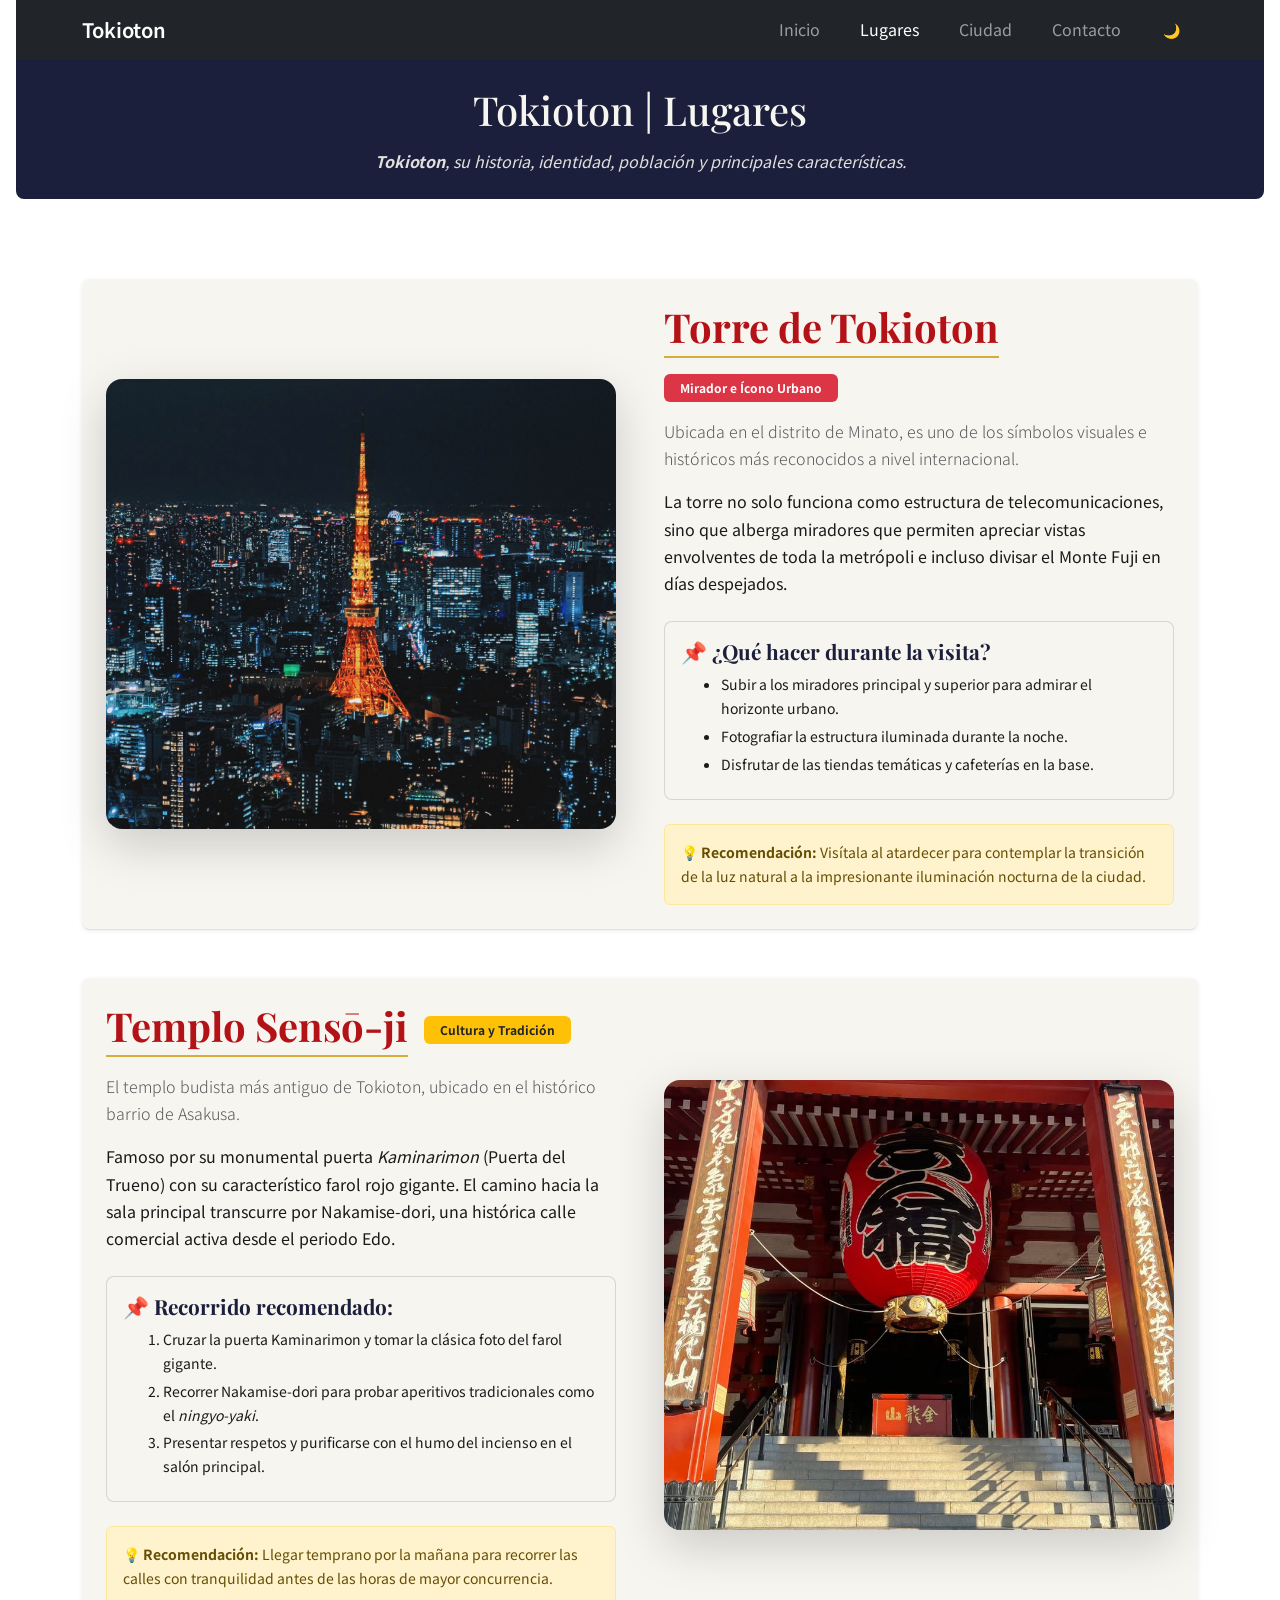
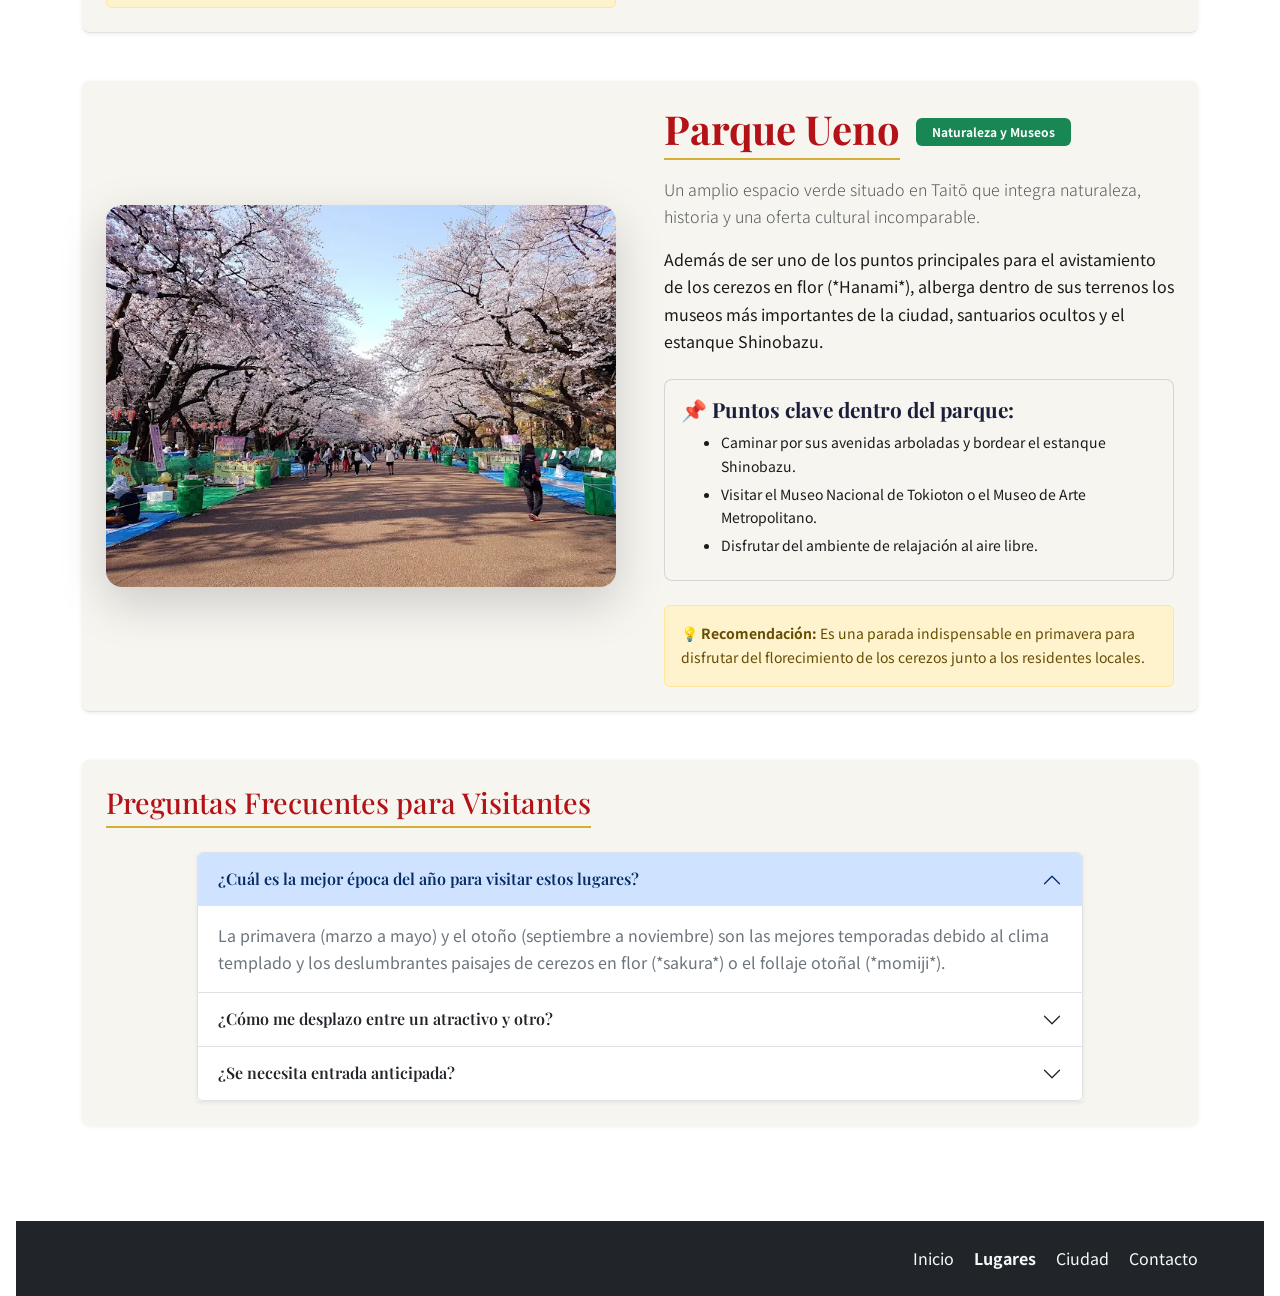
<file: Trabajo-Practico/HTML/lugares.html>
<!DOCTYPE html> 
<html lang="es">
    <head>
        <meta charset="UTF-8">
        <meta name="viewport" content="width=device-width, initial-scale=1.0">
        <title>Tokioton - Lugares Emblemáticos</title>
        
        <link href="https://cdn.jsdelivr.net/npm/bootstrap@5.3.3/dist/css/bootstrap.min.css" rel="stylesheet">
        <link rel="preconnect" href="https://fonts.googleapis.com">
        <link rel="preconnect" href="https://fonts.gstatic.com" crossorigin>
        <link href="https://fonts.googleapis.com/css2?family=Noto+Sans+JP:wght@400;600&family=Playfair+Display:wght@700&display=swap" rel="stylesheet">
        <link rel="stylesheet" href="../CSS/estilos.css">
    </head>

    <body>
        <nav class="navbar navbar-expand-lg navbar-dark bg-dark sticky-top" aria-label="Navegación principal">
            <div class="container">
                <a class="navbar-brand" href="index.html">Tokioton</a>
                <button id="btn-modo" class="btn btn-outline-light btn-sm ms-auto me-2 ms-lg-3 me-lg-0 order-lg-last" type="button" aria-label="Activar modo oscuro" title="Activar modo oscuro">🌙</button>        <button class="navbar-toggler" type="button" data-bs-toggle="collapse" data-bs-target="#menuPrincipal"
                        aria-controls="menuPrincipal" aria-expanded="false" aria-label="Mostrar u ocultar el menú">
                    <span class="navbar-toggler-icon"></span>
                </button>
                
                <div class="collapse navbar-collapse" id="menuPrincipal">
                    <ul class="navbar-nav ms-auto mt-0">
                        <li class="nav-item"><a class="nav-link" href="index.html">Inicio</a></li>
                        <li class="nav-item"><a class="nav-link active" aria-current="page" href="lugares.html">Lugares</a></li>
                        <li class="nav-item"><a class="nav-link" href="ciudad.html">Ciudad</a></li>
                        <li class="nav-item"><a class="nav-link" href="contacto.html">Contacto</a></li>
                    </ul>
                </div>
            </div>
        </nav>

        <header class="text-center py-4">
            <div class="container">
                <h1>Tokioton | Lugares</h1>
                <p class="mb-0"><strong>Tokioton</strong>, su historia, identidad, población y principales características.</p>
            </div>
        </header>

        <main class="container py-5">
            <section id="torretokio" class="mb-5 pb-4 border-bottom">
                <div class="row align-items-center g-5">
                    <div class="col-12 col-lg-6">
                        <img src="../IMG/torre_tokio.avif" alt="Torre de Tokioton" class="img-fluid rounded-4 shadow-lg w-100 object-fit-cover" style="max-height: 450px;" loading="lazy">
                    </div>
                    <div class="col-12 col-lg-6">
                        <div class="d-flex align-items-center flex-wrap gap-3 mb-3">
                            <h2 class="display-6 fw-bold mb-0">Torre de Tokioton</h2>
                            <span class="badge text-bg-danger px-3 py-2">Mirador e Ícono Urbano</span>
                        </div>

                        <p class="lead fs-6 text-muted">
                            Ubicada en el distrito de Minato, es uno de los símbolos visuales e históricos más reconocidos a nivel internacional.
                        </p>
                        <p>
                            La torre no solo funciona como estructura de telecomunicaciones, sino que alberga miradores que permiten apreciar vistas envolventes de toda la metrópoli e incluso divisar el Monte Fuji en días despejados.
                        </p>
                        
                        <div class="card rounded-3 p-3 my-4">
                            <h3 class="fw-bold mb-2">📌 ¿Qué hacer durante la visita?</h3>
                            <ul class="mb-0 ps-3 small">
                                <li class="mb-1">Subir a los miradores principal y superior para admirar el horizonte urbano.</li>
                                <li class="mb-1">Fotografiar la estructura iluminada durante la noche.</li>
                                <li>Disfrutar de las tiendas temáticas y cafeterías en la base.</li>
                            </ul>
                        </div>

                        <div class="alert alert-warning d-flex align-items-center mb-0" role="alert">
                            <div class="small">
                                <strong>💡 Recomendación:</strong> Visítala al atardecer para contemplar la transición de la luz natural a la impresionante iluminación nocturna de la ciudad.
                            </div>
                        </div>
                    </div>
                </div>
            </section>

            <section id="templosenso-ji" class="mb-5 pb-4 border-bottom">
                <div class="row align-items-center g-5 flex-lg-row-reverse">
                    <div class="col-12 col-lg-6">
                        <img src="../IMG/sensoji.jpg" alt="Templo Senso-ji" class="img-fluid rounded-4 shadow-lg w-100 object-fit-cover" style="max-height: 450px;" loading="lazy">
                    </div>
                    <div class="col-12 col-lg-6">
                        <div class="d-flex align-items-center flex-wrap gap-3 mb-3">
                            <h2 class="display-6 fw-bold mb-0">Templo Sensō-ji</h2>
                            <span class="badge text-bg-warning text-dark px-3 py-2">Cultura y Tradición</span>
                        </div>

                        <p class="lead fs-6 text-muted">
                            El templo budista más antiguo de Tokioton, ubicado en el histórico barrio de Asakusa.
                        </p>
                        <p>
                            Famoso por su monumental puerta <em>Kaminarimon</em> (Puerta del Trueno) con su característico farol rojo gigante. El camino hacia la sala principal transcurre por Nakamise-dori, una histórica calle comercial activa desde el periodo Edo.
                        </p>

                        <div class="card rounded-3 p-3 my-4">
                            <h3 class="fw-bold mb-2">📌 Recorrido recomendado:</h3>
                            <ol class="mb-0 ps-3 small">
                                <li class="mb-1">Cruzar la puerta Kaminarimon y tomar la clásica foto del farol gigante.</li>
                                <li class="mb-1">Recorrer Nakamise-dori para probar aperitivos tradicionales como el <em>ningyo-yaki</em>.</li>
                                <li>Presentar respetos y purificarse con el humo del incienso en el salón principal.</li>
                            </ol>
                        </div>

                        <div class="alert alert-warning d-flex align-items-center mb-0" role="alert">
                            <div class="small">
                                <strong>💡 Recomendación:</strong> Llegar temprano por la mañana para recorrer las calles con tranquilidad antes de las horas de mayor concurrencia.
                            </div>
                        </div>
                    </div>
                </div>
            </section>

            <section id="parqueueno" class="mb-5 pb-4 border-bottom">
                <div class="row align-items-center g-5">
                    <div class="col-12 col-lg-6">
                        <img src="../IMG/temploueno.webp" alt="Parque Ueno" class="img-fluid rounded-4 shadow-lg w-100 object-fit-cover" style="max-height: 450px;" loading="lazy">
                    </div>
                    <div class="col-12 col-lg-6">
                        <div class="d-flex align-items-center flex-wrap gap-3 mb-3">
                            <h2 class="display-6 fw-bold mb-0">Parque Ueno</h2>
                            <span class="badge text-bg-success px-3 py-2">Naturaleza y Museos</span>
                        </div>

                        <p class="lead fs-6 text-muted">
                            Un amplio espacio verde situado en Taitō que integra naturaleza, historia y una oferta cultural incomparable.
                        </p>
                        <p>
                            Además de ser uno de los puntos principales para el avistamiento de los cerezos en flor (*Hanami*), alberga dentro de sus terrenos los museos más importantes de la ciudad, santuarios ocultos y el estanque Shinobazu.
                        </p>

                        <div class="card rounded-3 p-3 my-4">
                            <h3 class="fw-bold mb-2">📌 Puntos clave dentro del parque:</h3>
                            <ul class="mb-0 ps-3 small">
                                <li class="mb-1">Caminar por sus avenidas arboladas y bordear el estanque Shinobazu.</li>
                                <li class="mb-1">Visitar el Museo Nacional de Tokioton o el Museo de Arte Metropolitano.</li>
                                <li>Disfrutar del ambiente de relajación al aire libre.</li>
                            </ul>
                        </div>

                        <div class="alert alert-warning d-flex align-items-center mb-0" role="alert">
                            <div class="small">
                                <strong>💡 Recomendación:</strong> Es una parada indispensable en primavera para disfrutar del florecimiento de los cerezos junto a los residentes locales.
                            </div>
                        </div>
                    </div>
                </div>
            </section>

            <!-- preguntas frecuentes (acordeon) -->
            <section id="consejos" class="my-5">
                <h2 class="text-center mb-4">Preguntas Frecuentes para Visitantes</h2>
                <div class="row justify-content-center">
                    <div class="col-12 col-lg-10">
                        <div class="accordion shadow-sm" id="accordionVisitas">
                            
                            <div class="accordion-item">
                                <h3 class="accordion-header" id="headingOne">
                                    <button class="accordion-button fw-semibold" type="button" data-bs-toggle="collapse" data-bs-target="#collapseOne" aria-expanded="true" aria-controls="collapseOne">
                                        ¿Cuál es la mejor época del año para visitar estos lugares?
                                    </button>
                                </h3>
                                <div id="collapseOne" class="accordion-collapse collapse show" aria-labelledby="headingOne" data-bs-parent="#accordionVisitas">
                                    <div class="accordion-body text-secondary">
                                        La primavera (marzo a mayo) y el otoño (septiembre a noviembre) son las mejores temporadas debido al clima templado y los deslumbrantes paisajes de cerezos en flor (*sakura*) o el follaje otoñal (*momiji*).
                                    </div>
                                </div>
                            </div>

                            <div class="accordion-item">
                                <h3 class="accordion-header" id="headingTwo">
                                    <button class="accordion-button collapsed fw-semibold" type="button" data-bs-toggle="collapse" data-bs-target="#collapseTwo" aria-expanded="false" aria-controls="collapseTwo">
                                        ¿Cómo me desplazo entre un atractivo y otro?
                                    </button>
                                </h3>
                                <div id="collapseTwo" class="accordion-collapse collapse" aria-labelledby="headingTwo" data-bs-parent="#accordionVisitas">
                                    <div class="accordion-body text-secondary">
                                        La forma más rápida y eficiente es utilizar la red de metro y trenes urbanos. Cada uno de estos puntos turísticos cuenta con estaciones principales a pocos minutos a pie.
                                    </div>
                                </div>
                            </div>

                            <div class="accordion-item">
                                <h3 class="accordion-header" id="headingThree">
                                    <button class="accordion-button collapsed fw-semibold" type="button" data-bs-toggle="collapse" data-bs-target="#collapseThree" aria-expanded="false" aria-controls="collapseThree">
                                        ¿Se necesita entrada anticipada?
                                    </button>
                                </h3>
                                <div id="collapseThree" class="accordion-collapse collapse" aria-labelledby="headingThree" data-bs-parent="#accordionVisitas">
                                    <div class="accordion-body text-secondary">
                                        El Templo Sensō-ji y el Parque Ueno son de acceso libre y gratuito. Para subir a los miradores de la Torre de Tokioton o ingresar a los museos del parque se recomienda comprar los tickets online para evitar colas.
                                    </div>
                                </div>
                            </div>

                        </div>
                    </div>
                </div>
            </section>
        </main>

        <footer class="bg-dark text-white py-4 mt-auto">
            <div class="container">
                <div class="row align-items-center g-2">
                    <div class="col-12 col-md-6 text-md-start">
                        <p class="mb-0 text-muted">Sitio de información de Tokioton - Proyecto Académico.</p>
                    </div>
                    <div class="col-12 col-md-6 text-md-end">
                        <a class="link-light me-3 text-decoration-none" href="index.html">Inicio</a>
                        <a class="link-light me-3 text-decoration-none fw-bold" href="lugares.html" aria-current="page">Lugares</a>
                        <a class="link-light me-3 text-decoration-none" href="ciudad.html">Ciudad</a>
                        <a class="link-light text-decoration-none" href="contacto.html">Contacto</a>
                    </div>
                </div>
            </div>
        </footer>

        <script src="https://cdn.jsdelivr.net/npm/bootstrap@5.3.3/dist/js/bootstrap.bundle.min.js"></script>

        <script src="../JS/main.js"></script>
    </body>
</html>
</file>
<file: Trabajo-Practico/CSS/estilos.css>
/*
Unico archivo para estilos.
*/

/* VARIABLES */
:root{
    --color-primario: #B31217;
    --color-secundario: #1B1F3B;
    --color-acento: #D4AF37;
    --color-fondo: #FFFFFF;
    --color-fondo-claro: #F7F5F0;
    --color-texto: #1A1A1A;
    --color-texto-claro: #F7F5F0;
    --fuente-principal: 'Noto Sans JP', sans-serif;
    --fuente-titulos: 'Playfair Display', serif;
}

/* RESET */
*{
    box-sizing: border-box;
    margin: 0;
    padding: 0;
}

/* IMAGENES */
img{
    max-width: 100%;
    height: auto;
    display: block;
}

/*ESTILO DEL BODY*/
body{
    font-family: var(--fuente-principal);
    font-size: 16px;
    line-height: 1.7;
    color: var(--color-texto);
    background-color: var(--color-fondo);
    padding: 0 1rem;
    max-width: auto;
    margin: auto;
}

/* TITULOS */
h1, h2, h3{
    font-family: var(--fuente-titulos);
    color: var(--color-secundario);
    line-height: 1.3;
    margin-bottom: 0.75rem;
}

h1{
    font-size: 2.5rem;
    color: var(--color-texto-claro);
}

h2{
    font-size: 1.8rem;
    color: var(--color-primario);
    border-bottom: 2px solid var(--color-acento);
    padding-bottom: 0.3rem;
    display: inline-block;
}

h3{
    font-size: 1.3rem;
    color: var(--color-secundario);
}

/* PARRAFOS Y LINKS */
p{
    margin-bottom: 1rem;
}

a{
    color: var(--color-primario)
}

/* ESTILO DEL HEADER */
header{
    background-color: var(--color-secundario);
    color: var(--color-texto-claro);
    padding: 2rem 1.5rem;
    margin-bottom: 2rem;
    border-radius: 0 0 8px 8px;
}

header p{
    color: var(--color-texto-claro);
    font-style: italic;
    opacity: 0.9;
}

/* ESTILO DEL NAV */

nav ul {
    list-style: none;
    display: flex;
    gap: 1.5rem;
    margin-top: 1rem;
    flex-wrap: wrap;
}

nav a {
    position: relative;
    display: inline-block;
    color: var(--color-texto-claro);
    text-decoration: none;
    font-weight: 600;
    padding: 0.4rem 1rem;
    border: 2px solid var(--color-secundario);
    border-radius: 6px;
    overflow: hidden;
    z-index: 1;

    transition: color 0.3s ease,
                border-color 0.3s ease,
                transform 0.25s ease;
}

nav a::before {
    content: "";
    position: absolute;
    inset: 0;
    width: 0;
    background-color: var(--color-acento);
    transition: width 0.3s ease;
    z-index: -1;
}

nav a:hover::before {
    width: 100%;
}

nav a:hover {
    color: var(--color-secundario);
    border-color: var(--color-acento);
    transform: scale(1.05);
}



/* MAIN Y SECCIONES */
main{
    padding: 0 0.5rem;
}

section{
    background-color: var(--color-fondo-claro);
    padding: 1.5rem;
    margin-bottom: 2rem;
    border-radius: 8px;
    box-shadow: 0 1px 4px rgba(0, 0, 0, 0.08);
}

section img{
    margin: 1rem 0;
    border-radius: 6px;
}

/* TARJETAS */

.card {
    background-color: var(--color-fondo-claro);
    color: var(--color-texto);
    border: 1px solid rgba(27, 31, 59, 0.15);
    border-radius: 8px;
    transition: background-color 0.3s ease,
                color 0.3s ease,
                border-color 0.3s ease;
}

.card h3 {
    font-family: var(--fuente-titulos);
    color: var(--color-secundario);
    font-size: 1.3rem;
    margin-bottom: 1rem;
}

.card p,
.card li {
    color: var(--color-texto);
}

.card .text-secondary {
    color: #6C757D !important;
}

/* ESTILO DE SELECTOR DE EVENTOS*/
#eventos{
    border-left: 4px solid var(--color-primario);
}

/* LISTAS */
section ul, section ol{
    margin-left: 1.5rem;
    margin-bottom: 1rem;
}

section li{
    margin-bottom: 0.4rem;
}


/*ESTILO ASIDE*/
aside{
    background-color: #FDF3E7;
    border: 1px solid var(--color-acento);
    padding: 1rem 1.5rem;
    margin-bottom: 2rem;
    border-radius: 8px;

}

/* TABLAS */
table{
    width: 100%;
    border-collapse: collapse;
    margin-bottom: 2rem;
    background-color: var(--color-fondo-claro);
}

thead{
    background-color: var(--color-secundario);
    color: var(--color-texto-claro);
}

th, td{
    border: 1px solid #ddd;
    padding: 0.75rem 1rem;
    text-align: left;
}

tbody tr:hover{
    background-color: #FDF3E7;
}

/* FORMULARIO */
form{
    display: flex;
    flex-direction: column;
    gap: 1rem;
    max-width: 500px;
}

form label{
    font-weight: 600;
    margin-bottom: 0.3rem;
}

/* FOOTER */
footer{
    background-color: var(--color-secundario);
    color: var(--color-texto-claro);
    text-align: center;
    padding: 0.2rem;
    margin-top: 1.5rem;
}

/* LISTAS DE DEFINICION */
dt{
    font-family: var(--fuente-principal);
    font-weight: 600;
    font-size: 1.2rem;
}

dd{
    font-family: var(--fuente-principal);
    font-size: 1.15rem;
}

/* LOGO DEL NAVBAR */
nav a.navbar-brand {
    border: none;
    border-radius: 0;
    padding: 0.3125rem 0;
    transform: none;
}

nav a.navbar-brand::before {
    display: none;
}

nav a.navbar-brand:hover {
    border: none;
    color: white;
    transform: none;
}

/* MODO OSCURO*/

body,
section,
aside,
.list-group-item,
.card {
    transition: background-color 0.3s ease, color 0.3s ease;
}

/* VARIABLES DEL MODO OSCURO */
body.oscuro {
    --color-fondo: #12141F;
    --color-fondo-claro: #1B1F3B;
    --color-texto: #EDEAE3;
    --color-primario: #FF6B6F;
    --bs-secondary-color: #b1b1b1;
}

body.oscuro h3 {
    color: var(--color-texto-claro);
}

body.oscuro section {
    box-shadow: 0 1px 4px rgba(0, 0, 0, 0.5);
}

body.oscuro aside {
    background-color: #262B4D;
}

/* TARJETAS EN MODO OSCURO */
body.oscuro .card {
    background-color: #262B4D;
    color: var(--color-texto);
    border-color: #3A4070;
}

body.oscuro .card h3 {
    color: var(--color-texto);
}

body.oscuro .card p,
body.oscuro .card li {
    color: var(--color-texto);
}

body.oscuro .card .text-secondary {
    color: var(--bs-secondary-color) !important;
}

/* BOTONES EN MODO OSCURO */
body.oscuro .btn-dark {
    --bs-btn-color: var(--color-secundario);
    --bs-btn-bg: var(--color-acento);
    --bs-btn-border-color: var(--color-acento);
    --bs-btn-hover-color: var(--color-secundario);
    --bs-btn-hover-bg: #E3C35B;
    --bs-btn-hover-border-color: #E3C35B;
    --bs-btn-active-color: var(--color-secundario);
    --bs-btn-active-bg: #EBCB6B;
    --bs-btn-active-border-color: #EBCB6B;
}

body.oscuro .btn-outline-dark {
    --bs-btn-color: var(--color-texto-claro);
    --bs-btn-border-color: var(--color-texto-claro);
    --bs-btn-hover-color: #1A1A1A;
    --bs-btn-hover-bg: var(--color-texto-claro);
    --bs-btn-hover-border-color: var(--color-texto-claro);
    --bs-btn-active-color: #1A1A1A;
    --bs-btn-active-bg: var(--color-texto-claro);
    --bs-btn-active-border-color: var(--color-texto-claro);
}

body.oscuro .badge.bg-dark {
    border: 1px solid #5A608F;
}

/* TABLAS EN MODO OSCURO */
body.oscuro tbody tr:hover {
    background-color: #262B4D;
}

body.oscuro th,
body.oscuro td {
    border-color: #3A4070;
}

/* LISTAS EN MODO OSCURO */
body.oscuro .list-group-item {
    background-color: #262B4D;
    color: var(--color-texto-claro);
    border-color: #3A4070;
}

/* ACORDEON EN MODO OSCURO */
body.oscuro .accordion {
    --bs-accordion-bg: #262B4D;
    --bs-accordion-color: var(--color-texto);
    --bs-accordion-border-color: #3A4070;

    --bs-accordion-btn-bg: #262B4D;
    --bs-accordion-btn-color: var(--color-texto);

    --bs-accordion-active-bg: #1B1F3B;
    --bs-accordion-active-color: var(--color-primario);

    --bs-accordion-btn-focus-box-shadow: 0 0 0 0.25rem rgba(255, 107, 111, 0.25);
}

body.oscuro .accordion-button::after {
    filter: invert(1);
}

body.oscuro .accordion-body.text-secondary {
    color: var(--bs-secondary-color) !important;
}

/* BOTON DE MODO OSCURO */
#btn-modo {
    position: relative;
    display: inline-block;
    overflow: hidden;
    z-index: 1;
    background-color: transparent;
    color: var(--color-texto-claro);
    border: 2px solid transparent;    
    border-radius: 6px;
    padding: 0.4rem 1rem;
    transition: color 0.3s ease,
                text-shadow 0.3s ease,
                border-color 0.3s ease,
                transform 0.25s ease;
}

#btn-modo::before {
    content: "";
    position: absolute;
    inset: 0;
    width: 0;
    background-color: var(--color-acento);
    transition: width 0.3s ease;
    z-index: -1;
}

#btn-modo:hover::before {
    width: 100%;
}

#btn-modo:hover,
#btn-modo:active {
    background-color: transparent;
    border-color: var(--color-acento);
    transform: scale(1.05);

    color: transparent;
    text-shadow: 0 0 0 var(--color-secundario);
}

/* BOTONES ANIMADOS */
.btn.btn-animado {
    position: relative;
    overflow: hidden;
    z-index: 1;
    transition: color 0.3s ease,
                border-color 0.3s ease,
                transform 0.25s ease;
}

.btn.btn-animado::before {
    content: "";
    position: absolute;
    inset: 0;
    width: 0;
    background-color: var(--color-acento);
    transition: width 0.3s ease;
    z-index: -1;
}

.btn.btn-animado:hover::before {
    width: 100%;
}

.btn.btn-animado:hover,
.btn.btn-animado:active {
    background-color: transparent;
    color: var(--color-secundario);
    border-color: var(--color-acento);
    transform: scale(1.03);
}
</file>
